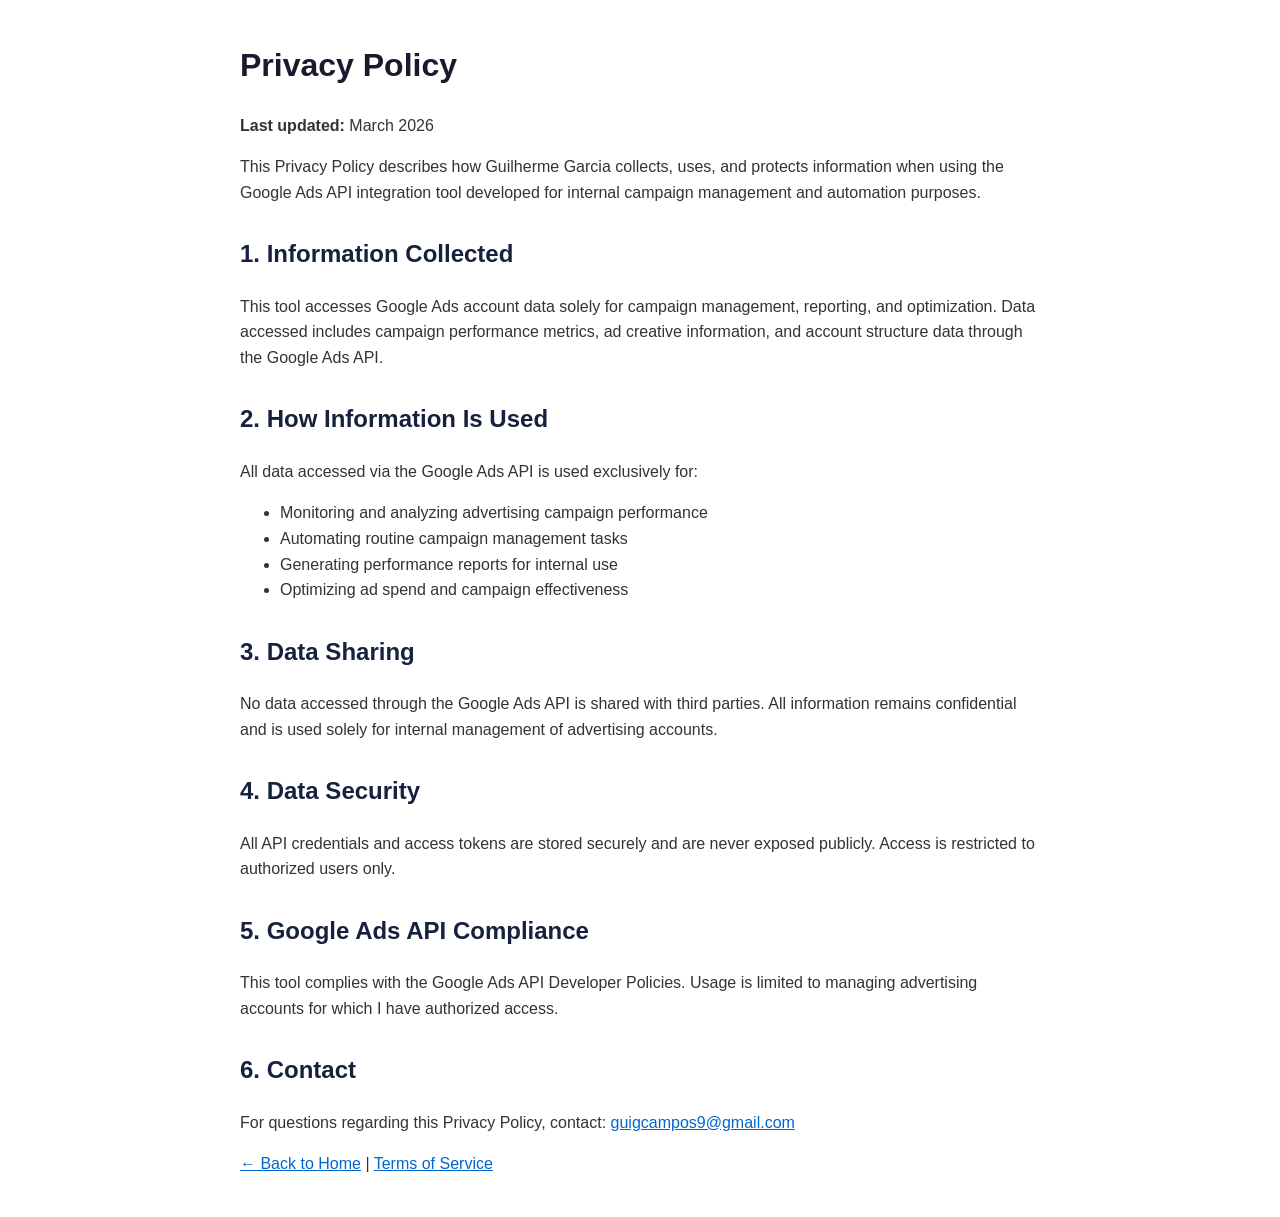
<file: privacy-policy.html>
<!DOCTYPE html>
<html lang="en">
<head>
  <meta charset="UTF-8">
  <meta name="viewport" content="width=device-width, initial-scale=1.0">
  <title>Privacy Policy - Guilherme Garcia</title>
  <style>
    body { font-family: Arial, sans-serif; max-width: 800px; margin: 40px auto; padding: 0 20px; color: #333; line-height: 1.6; }
    h1 { color: #1a1a2e; } h2 { color: #16213e; margin-top: 30px; }
    a { color: #0066cc; }
  </style>
</head>
<body>
  <h1>Privacy Policy</h1>
  <p><strong>Last updated:</strong> March 2026</p>
  <p>This Privacy Policy describes how Guilherme Garcia collects, uses, and protects information when using the Google Ads API integration tool developed for internal campaign management and automation purposes.</p>
  <h2>1. Information Collected</h2>
  <p>This tool accesses Google Ads account data solely for campaign management, reporting, and optimization. Data accessed includes campaign performance metrics, ad creative information, and account structure data through the Google Ads API.</p>
  <h2>2. How Information Is Used</h2>
  <p>All data accessed via the Google Ads API is used exclusively for:</p>
  <ul>
    <li>Monitoring and analyzing advertising campaign performance</li>
    <li>Automating routine campaign management tasks</li>
    <li>Generating performance reports for internal use</li>
    <li>Optimizing ad spend and campaign effectiveness</li>
  </ul>
  <h2>3. Data Sharing</h2>
  <p>No data accessed through the Google Ads API is shared with third parties. All information remains confidential and is used solely for internal management of advertising accounts.</p>
  <h2>4. Data Security</h2>
  <p>All API credentials and access tokens are stored securely and are never exposed publicly. Access is restricted to authorized users only.</p>
  <h2>5. Google Ads API Compliance</h2>
  <p>This tool complies with the Google Ads API Developer Policies. Usage is limited to managing advertising accounts for which I have authorized access.</p>
  <h2>6. Contact</h2>
  <p>For questions regarding this Privacy Policy, contact: <a href="mailto:guigcampos9@gmail.com">guigcampos9@gmail.com</a></p>
  <p><a href="index.html">&larr; Back to Home</a> | <a href="terms-of-service.html">Terms of Service</a></p>
</body>
</html>
</file>
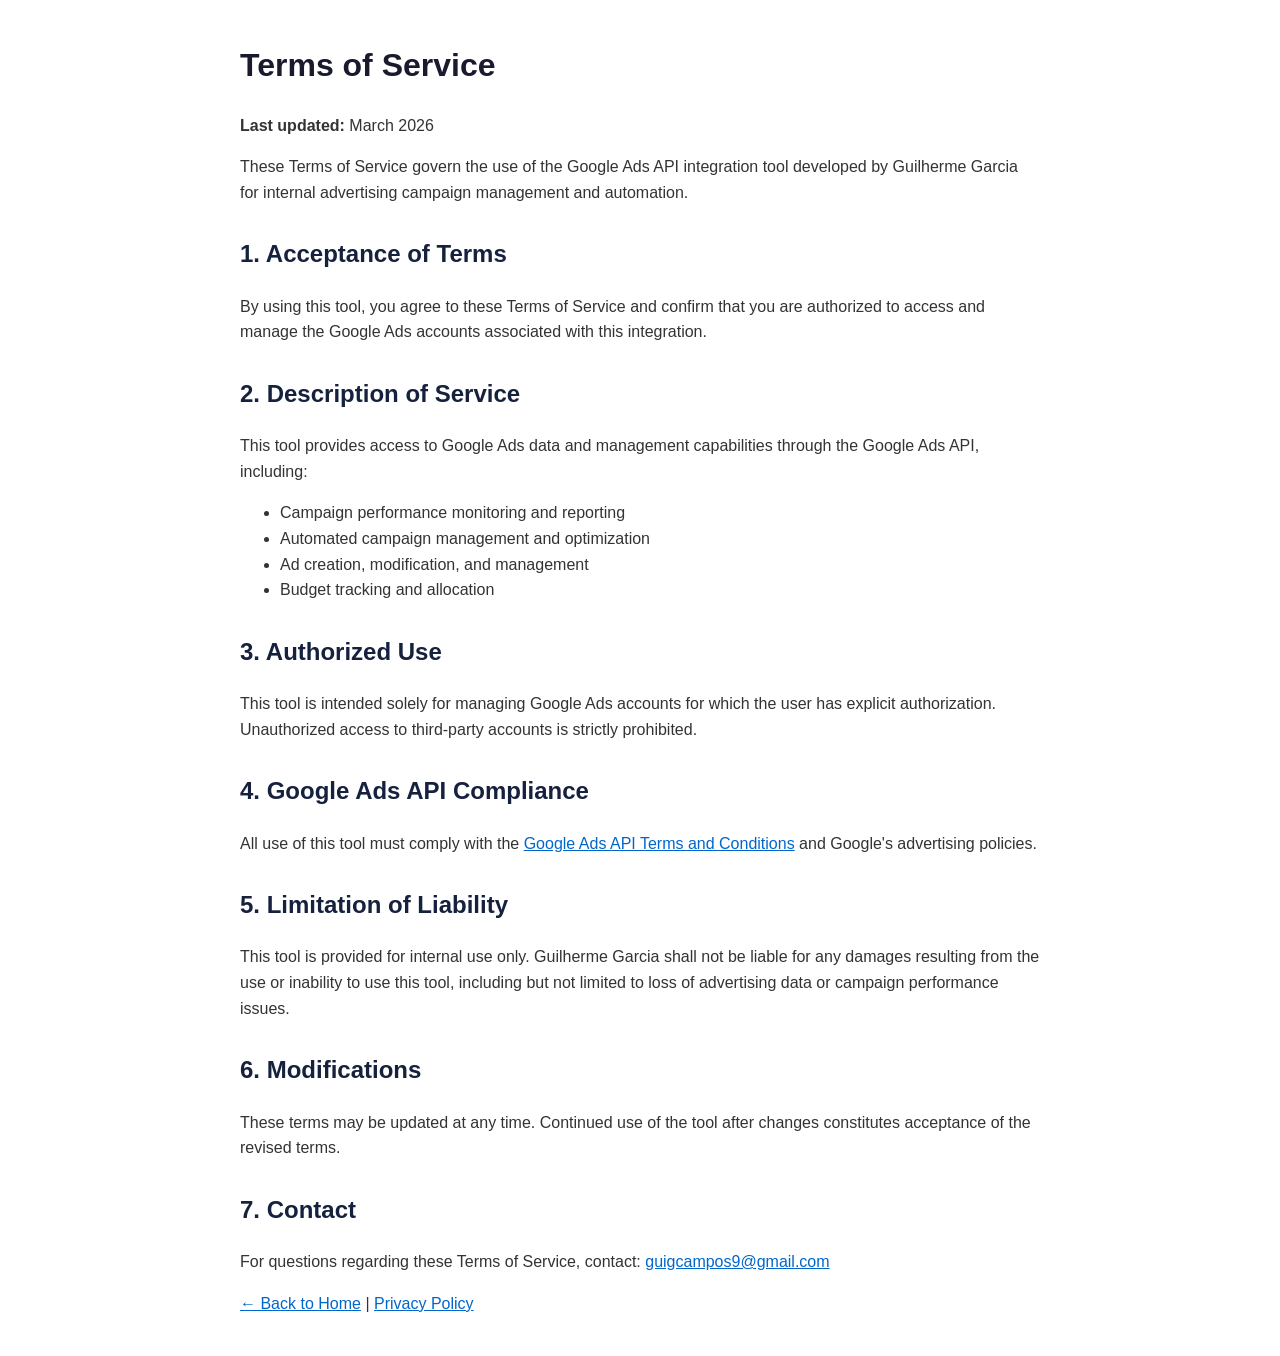
<file: terms-of-service.html>
<!DOCTYPE html>
<html lang="en">
<head>
  <meta charset="UTF-8">
  <meta name="viewport" content="width=device-width, initial-scale=1.0">
  <title>Terms of Service - Guilherme Garcia</title>
  <style>
    body { font-family: Arial, sans-serif; max-width: 800px; margin: 40px auto; padding: 0 20px; color: #333; line-height: 1.6; }
    h1 { color: #1a1a2e; } h2 { color: #16213e; margin-top: 30px; }
    a { color: #0066cc; }
  </style>
</head>
<body>
  <h1>Terms of Service</h1>
  <p><strong>Last updated:</strong> March 2026</p>
  <p>These Terms of Service govern the use of the Google Ads API integration tool developed by Guilherme Garcia for internal advertising campaign management and automation.</p>

  <h2>1. Acceptance of Terms</h2>
  <p>By using this tool, you agree to these Terms of Service and confirm that you are authorized to access and manage the Google Ads accounts associated with this integration.</p>

  <h2>2. Description of Service</h2>
  <p>This tool provides access to Google Ads data and management capabilities through the Google Ads API, including:</p>
  <ul>
    <li>Campaign performance monitoring and reporting</li>
    <li>Automated campaign management and optimization</li>
    <li>Ad creation, modification, and management</li>
    <li>Budget tracking and allocation</li>
  </ul>

  <h2>3. Authorized Use</h2>
  <p>This tool is intended solely for managing Google Ads accounts for which the user has explicit authorization. Unauthorized access to third-party accounts is strictly prohibited.</p>

  <h2>4. Google Ads API Compliance</h2>
  <p>All use of this tool must comply with the <a href="https://developers.google.com/google-ads/api/docs/best-practices/overview" target="_blank">Google Ads API Terms and Conditions</a> and Google's advertising policies.</p>

  <h2>5. Limitation of Liability</h2>
  <p>This tool is provided for internal use only. Guilherme Garcia shall not be liable for any damages resulting from the use or inability to use this tool, including but not limited to loss of advertising data or campaign performance issues.</p>

  <h2>6. Modifications</h2>
  <p>These terms may be updated at any time. Continued use of the tool after changes constitutes acceptance of the revised terms.</p>

  <h2>7. Contact</h2>
  <p>For questions regarding these Terms of Service, contact: <a href="mailto:guigcampos9@gmail.com">guigcampos9@gmail.com</a></p>

  <p><a href="index.html">&larr; Back to Home</a> | <a href="privacy-policy.html">Privacy Policy</a></p>
</body>
</html>
</file>
